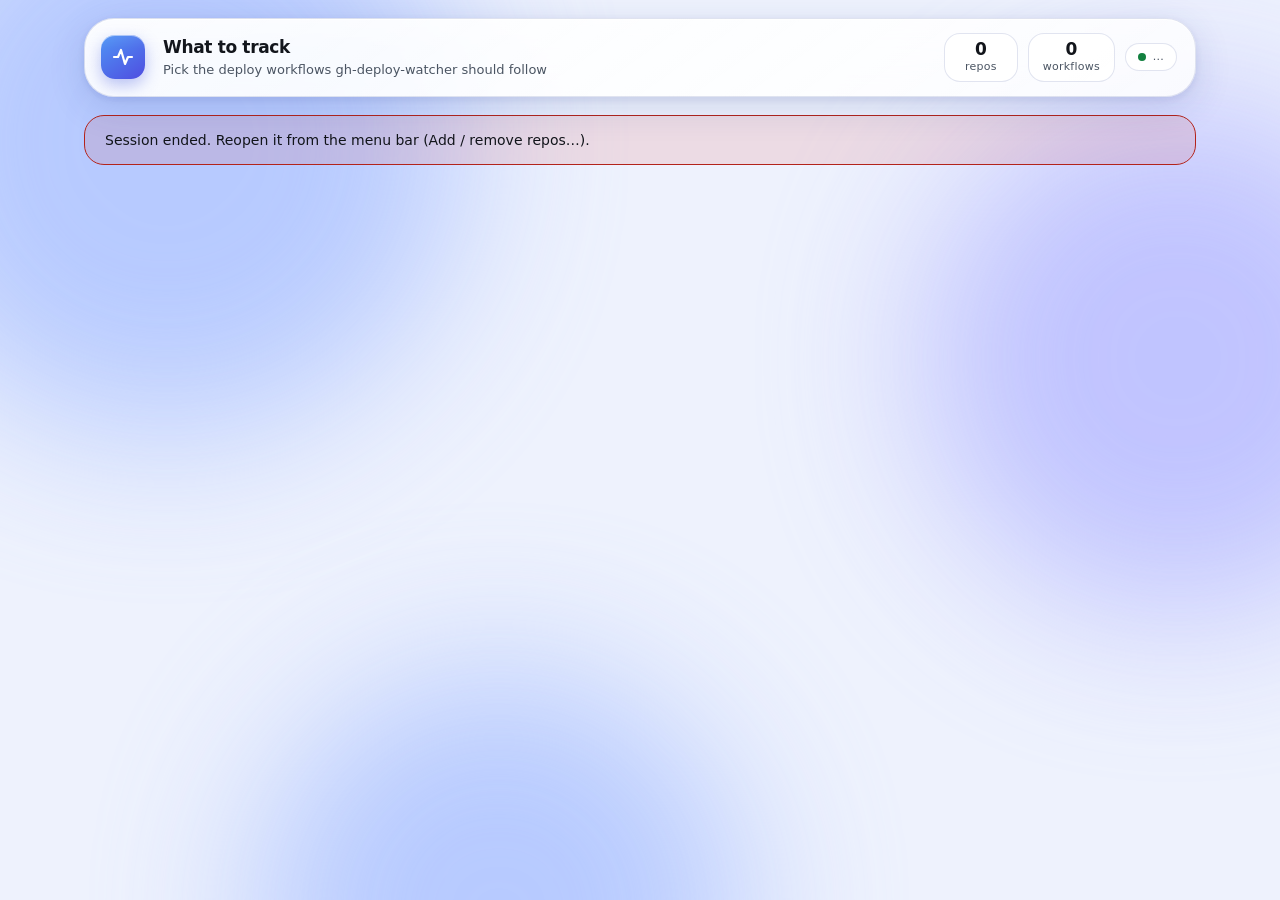
<file: gh_deploy_watcher/ui/index.html>
<!doctype html>
<html lang="en">
<head>
<meta charset="utf-8">
<meta name="viewport" content="width=device-width, initial-scale=1">
<meta name="color-scheme" content="light dark">
<title>gh-deploy-watcher - What to track</title>
<link rel="stylesheet" href="app.css">
<script src="app.js" defer></script>
</head>
<body>
<div class="bg" aria-hidden="true"><i></i><i></i><i></i></div>

<div class="wrap">
  <header class="glass">
    <div class="logo" aria-hidden="true">
      <svg viewBox="0 0 24 24" fill="none" stroke="currentColor" stroke-width="2.2" stroke-linecap="round" stroke-linejoin="round"><path d="M3 12h4l3-7 4 14 3-7h4"/></svg>
    </div>
    <div class="title"><h1>What to track</h1><p>Pick the deploy workflows gh-deploy-watcher should follow</p></div>
    <div class="stats">
      <div class="stat"><b id="st-repos">0</b><span>repos</span></div>
      <div class="stat"><b id="st-wf">0</b><span>workflows</span></div>
      <div class="stat who"><span class="pill"><span class="dot" aria-hidden="true"></span><span id="login">...</span></span></div>
    </div>
  </header>

  <div id="notice" class="notice-slot"></div>

  <main>
    <section class="glass panel" aria-labelledby="repos-h">
      <h2 id="repos-h">Repos <span id="count"></span></h2>
      <div class="search">
        <svg viewBox="0 0 20 20" fill="none" stroke="currentColor" stroke-width="2" stroke-linecap="round" aria-hidden="true"><circle cx="9" cy="9" r="6"/><path d="M14 14l4 4"/></svg>
        <input id="q" type="search" placeholder="Search repos" autocomplete="off" aria-label="Search repos">
      </div>
      <div class="repos" id="repos"></div>
    </section>

    <section class="glass panel" id="detail"></section>
  </main>
</div>

<footer class="glass">
  <div class="summary" id="summary" role="status" aria-live="polite"></div>
  <div class="btns">
    <button type="button" class="btn" id="cancel">Cancel</button>
    <button type="button" class="btn primary" id="save" disabled>Save</button>
    <button type="button" class="btn primary" id="done" hidden>Done</button>
  </div>
</footer>
</body>
</html>
</file>
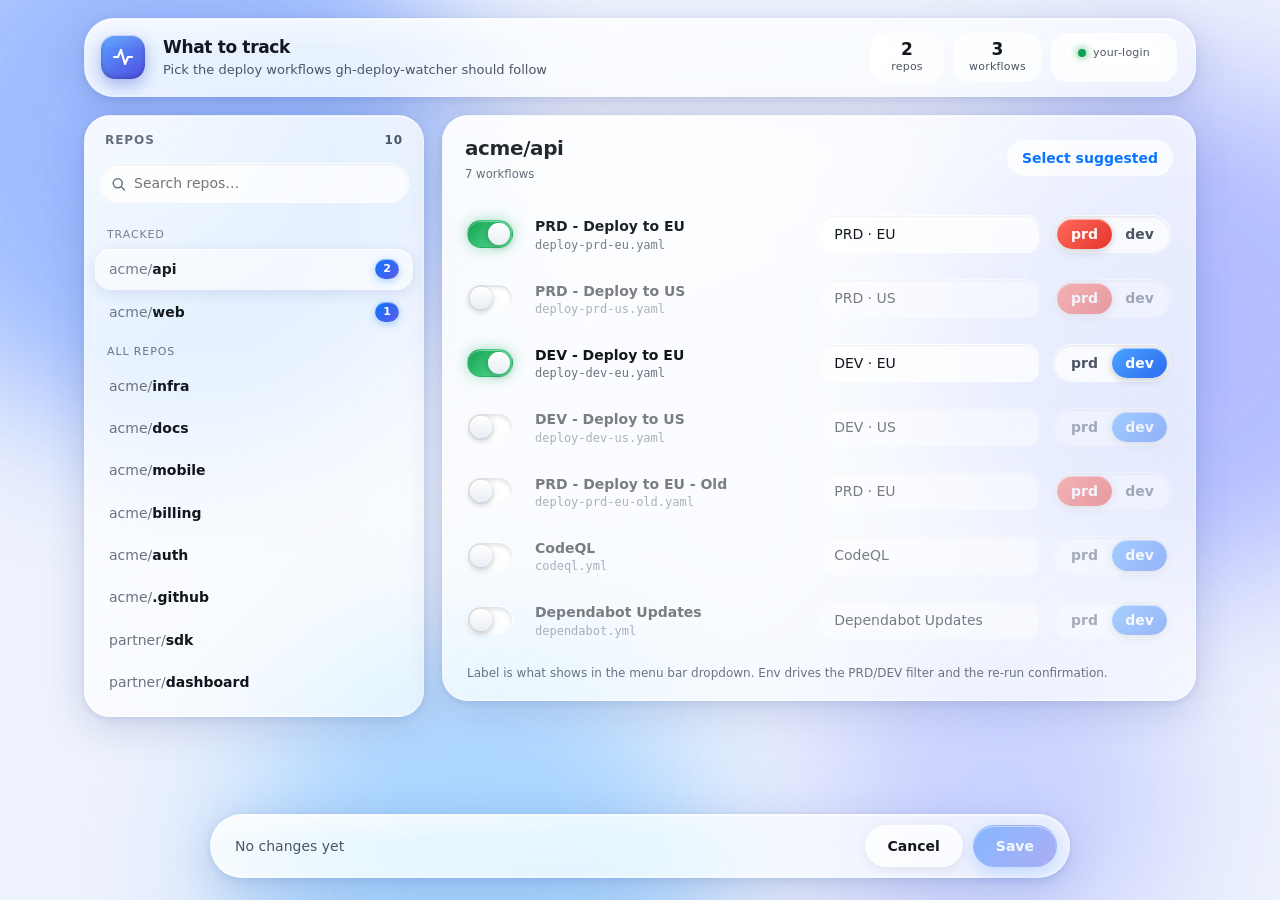
<file: docs/design/mockup-glass.html>
<!doctype html>
<html lang="en">
<head>
<meta charset="utf-8">
<meta name="viewport" content="width=device-width, initial-scale=1">
<title>gh-deploy-watcher · What to track (glass mockup)</title>
<style>
  :root {
    color-scheme: light dark;
    --text: #12151b; --muted: #4b5563; --faint: #6b7280;
    --glass-a: rgba(255,255,255,.84); --glass-b: rgba(255,255,255,.64);
    --glass-edge: rgba(255,255,255,.75); --glass-edge-soft: rgba(255,255,255,.28);
    --glass-shadow: 0 10px 40px rgba(40,60,140,.18), 0 2px 8px rgba(40,60,140,.10);
    --solid: #f2f4f8; --field: rgba(255,255,255,.78);
    --accent: #0a74ff; --accent-2: #5e5ce6; --ok: #12a150; --danger: #d92d20;
    --prd: #c0271d; --prd-bg: rgba(255,90,80,.16); --dev: #0a58d6; --dev-bg: rgba(10,116,255,.14);
    --row-hover: rgba(255,255,255,.35); --active: rgba(255,255,255,.60);
    --blob1: #8fb2ff; --blob2: #a9b4ff; --blob3: #9ccfff; --blob4: #c3ccff; --base: #eef2fd;
  }
  @media (prefers-color-scheme: dark) {
    :root {
      --text: #f2f4f8; --muted: #b5bcc9; --faint: #8b93a3;
      --glass-a: rgba(44,48,62,.82); --glass-b: rgba(24,27,38,.68);
      --glass-edge: rgba(255,255,255,.28); --glass-edge-soft: rgba(255,255,255,.08);
      --glass-shadow: 0 14px 44px rgba(0,0,0,.50), 0 2px 8px rgba(0,0,0,.30);
      --solid: #1b1e27; --field: rgba(255,255,255,.10);
      --accent: #4c9bff; --accent-2: #8a85ff; --ok: #3ddc84; --danger: #ff7a70;
      --prd: #ff9a90; --prd-bg: rgba(255,90,80,.20); --dev: #8ab8ff; --dev-bg: rgba(76,155,255,.20);
      --row-hover: rgba(255,255,255,.06); --active: rgba(255,255,255,.14);
      --blob1: #2a50c8; --blob2: #3b3fb8; --blob3: #1f5f9c; --blob4: #2e3f8f; --base: #0c0f17;
    }
  }
  * { box-sizing: border-box; }
  html, body { height: 100%; }
  body {
    margin: 0; color: var(--text); background: var(--base);
    font: 14px/1.45 -apple-system, BlinkMacSystemFont, "SF Pro Text", system-ui, sans-serif;
    -webkit-font-smoothing: antialiased;
  }
  /* Colourful field that the glass refracts. */
  .bg { position: fixed; inset: 0; overflow: hidden; z-index: 0; }
  .bg i { position: absolute; border-radius: 50%; filter: blur(70px); opacity: .85; animation: drift 26s ease-in-out infinite alternate; }
  .bg i:nth-child(1) { width: 46vmax; height: 46vmax; left: -10vmax; top: -12vmax; background: var(--blob1); }
  .bg i:nth-child(2) { width: 40vmax; height: 40vmax; right: -12vmax; top: 6vmax; background: var(--blob2); animation-delay: -8s; }
  .bg i:nth-child(3) { width: 38vmax; height: 38vmax; left: 18vmax; bottom: -18vmax; background: var(--blob3); animation-delay: -14s; }
  .bg i:nth-child(4) { width: 28vmax; height: 28vmax; right: 8vmax; bottom: -6vmax; background: var(--blob4); animation-delay: -4s; }
  @keyframes drift { to { transform: translate3d(5vmax, 3vmax, 0) scale(1.08); } }

  /* The glass material. */
  .glass {
    position: relative;
    background: linear-gradient(145deg, var(--glass-a), var(--glass-b));
    -webkit-backdrop-filter: blur(26px) saturate(185%); backdrop-filter: blur(26px) saturate(185%);
    border: 1px solid var(--glass-edge-soft);
    box-shadow: var(--glass-shadow),
                inset 0 1px 0 var(--glass-edge),
                inset 1px 0 0 var(--glass-edge-soft),
                inset 0 -1px 0 var(--glass-edge-soft);
    border-radius: 26px;
  }
  .glass::before { /* specular highlight in the top-left corner */
    content: ""; position: absolute; inset: 0; border-radius: inherit; pointer-events: none;
    background: radial-gradient(120% 70% at 8% 0%, rgba(255,255,255,.55), rgba(255,255,255,0) 55%);
    mix-blend-mode: soft-light; opacity: .9;
  }
  @media (prefers-color-scheme: dark) { .glass::before { opacity: .35; } }

  .wrap { position: relative; z-index: 1; max-width: 1160px; margin: 0 auto; padding: 18px 24px 120px; }

  header.glass { display: grid; grid-template-columns: auto 1fr auto; align-items: center; gap: 18px;
                 padding: 14px 18px 14px 16px; border-radius: 30px; margin-bottom: 18px; }
  .logo { width: 44px; height: 44px; border-radius: 14px; display: grid; place-items: center; color: #fff;
          background: linear-gradient(145deg, #5aa2ff, #4f4de0);
          box-shadow: inset 0 1px 0 rgba(255,255,255,.6), inset 0 -2px 4px rgba(0,0,0,.18), 0 6px 16px rgba(60,80,220,.40); }
  .logo svg { width: 24px; height: 24px; }
  .title h1 { font-size: 17px; margin: 0; font-weight: 700; letter-spacing: -.02em; }
  .title p { margin: 1px 0 0; color: var(--muted); font-size: 13px; }
  .stats { display: flex; gap: 10px; justify-content: flex-end; }
  .stat { display: flex; flex-direction: column; align-items: center; min-width: 74px; padding: 6px 14px; border-radius: 16px;
          background: var(--field); border: 1px solid var(--glass-edge-soft); box-shadow: inset 0 1px 0 var(--glass-edge); }
  .stat b { font-size: 17px; font-weight: 700; line-height: 1.1; font-variant-numeric: tabular-nums; }
  .stat span { font-size: 11px; color: var(--muted); letter-spacing: .02em; }
  .who { display: flex; align-items: center; gap: 10px; color: var(--muted); font-size: 13px; }
  .pill { display: inline-flex; align-items: center; gap: 7px; padding: 4px 11px; border-radius: 999px; background: var(--field);
          border: 1px solid var(--glass-edge-soft); }
  .dot { width: 8px; height: 8px; border-radius: 50%; background: var(--ok); box-shadow: 0 0 8px var(--ok); }

  main { display: grid; grid-template-columns: 340px 1fr; gap: 18px; align-items: start; }
  .panel { overflow: hidden; }
  .panel > h2 { margin: 0; padding: 16px 20px 6px; font-size: 12px; letter-spacing: .08em; text-transform: uppercase;
                color: var(--muted); display: flex; justify-content: space-between; }

  .search { padding: 8px 14px 10px; position: relative; }
  .search svg { position: absolute; left: 26px; top: 50%; transform: translateY(-50%); width: 15px; height: 15px; color: var(--faint); }
  .search input { width: 100%; padding: 9px 12px 9px 34px; border-radius: 999px; border: 1px solid var(--glass-edge-soft);
                  background: var(--field); color: var(--text); font: inherit;
                  box-shadow: inset 0 1px 2px rgba(0,0,0,.08); }
  input:focus-visible, button:focus-visible, .seg button:focus-visible, .switch:focus-visible {
    outline: 2px solid var(--accent); outline-offset: 2px; }

  .repos { max-height: 520px; overflow: auto; padding: 4px 10px 12px; }
  .group { padding: 10px 12px 4px; font-size: 11px; color: var(--faint); text-transform: uppercase; letter-spacing: .08em; }
  .repo { display: flex; align-items: center; justify-content: space-between; padding: 10px 14px; margin: 2px 0; border-radius: 16px;
          cursor: pointer; transition: background .15s, transform .15s; }
  .repo:hover { background: var(--row-hover); }
  .repo.active { background: var(--active); box-shadow: inset 0 1px 0 var(--glass-edge), 0 4px 14px rgba(40,60,140,.12); }
  .repo .org { color: var(--faint); font-weight: 400; } .repo .name { font-weight: 560; }
  .badge { font-size: 11px; font-weight: 650; min-width: 22px; text-align: center; padding: 2px 8px; border-radius: 999px;
           color: #fff; background: linear-gradient(135deg, var(--accent), var(--accent-2));
           box-shadow: inset 0 1px 0 rgba(255,255,255,.5), 0 2px 8px rgba(10,116,255,.35); }

  .head { padding: 18px 22px 14px; display: flex; justify-content: space-between; align-items: center; }
  .head h3 { margin: 0; font-size: 20px; letter-spacing: -.02em; }
  .head small { color: var(--muted); }
  .hint { margin: 0 18px 8px; padding: 10px 14px; border-radius: 16px; background: var(--dev-bg); color: var(--dev); font-size: 13px; }
  .error { margin: 0 18px 8px; padding: 10px 14px; border-radius: 16px; background: var(--prd-bg); color: var(--prd); display: none; }

  .rows { padding: 4px 12px 8px; }
  .row { display: grid; grid-template-columns: 54px 1.25fr 1fr 118px; gap: 14px; align-items: center; padding: 12px 12px; margin: 2px 0;
         border-radius: 18px; transition: background .15s, opacity .2s; }
  .row:hover { background: var(--row-hover); }
  .row.off .file, .row.off .label-in { opacity: .55; }
  .file { font-weight: 560; } .file small { display: block; color: var(--faint); font: 12px ui-monospace, SFMono-Regular, Menlo, monospace; margin-top: 1px; }
  .label-in { width: 100%; padding: 8px 12px; border-radius: 12px; border: 1px solid var(--glass-edge-soft); background: var(--field);
              color: var(--text); font: inherit; box-shadow: inset 0 1px 2px rgba(0,0,0,.06); }
  .label-in:disabled { cursor: not-allowed; }

  /* Toggle switch (glass track + bright thumb). */
  .switch { appearance: none; -webkit-appearance: none; width: 46px; height: 28px; border-radius: 999px; position: relative; cursor: pointer;
            background: var(--field); border: 1px solid var(--glass-edge-soft);
            box-shadow: inset 0 2px 4px rgba(0,0,0,.14); transition: background .2s; margin: 0; }
  .switch::after { content: ""; position: absolute; top: 2px; left: 2px; width: 22px; height: 22px; border-radius: 50%;
                   background: linear-gradient(#fff, #e9edf5); box-shadow: 0 2px 6px rgba(0,0,0,.28), inset 0 1px 0 #fff;
                   transition: transform .22s cubic-bezier(.3,1.4,.5,1); }
  .switch:checked { background: linear-gradient(135deg, var(--ok), #5fe39a); border-color: transparent;
                    box-shadow: inset 0 1px 0 rgba(255,255,255,.4), 0 0 14px rgba(18,161,80,.35); }
  .switch:checked::after { transform: translateX(18px); }

  /* Segmented control. */
  .seg { display: inline-grid; grid-template-columns: 1fr 1fr; padding: 3px; border-radius: 999px; background: var(--field);
         border: 1px solid var(--glass-edge-soft); box-shadow: inset 0 1px 3px rgba(0,0,0,.10); width: 100%; }
  .seg button { border: 0; background: transparent; color: var(--muted); font: inherit; font-weight: 600; padding: 5px 0; border-radius: 999px;
                cursor: pointer; transition: all .18s; }
  .seg button.on { color: #fff; box-shadow: inset 0 1px 0 rgba(255,255,255,.5), 0 2px 8px rgba(0,0,0,.2); }
  .seg button.on[data-v=prd] { background: linear-gradient(135deg, #ff6b5e, #e5352a); }
  .seg button.on[data-v=dev] { background: linear-gradient(135deg, #4aa3ff, #2d6bf0); }
  .seg.disabled { opacity: .45; pointer-events: none; }

  .legend { padding: 4px 24px 18px; color: var(--faint); font-size: 12px; }

  /* Floating action bar. */
  footer.glass { position: fixed; z-index: 2; left: 50%; bottom: 22px; transform: translateX(-50%); width: min(860px, calc(100% - 40px));
                 display: flex; align-items: center; justify-content: space-between; padding: 10px 12px 10px 24px; border-radius: 999px; }
  .summary { color: var(--muted); } .plus { color: var(--ok); } .minus { color: var(--danger); } .summary b { font-weight: 650; }
  .btns { display: flex; gap: 10px; }
  button.btn { font: inherit; font-weight: 600; padding: 10px 22px; border-radius: 999px; cursor: pointer; color: var(--text);
               background: var(--field); border: 1px solid var(--glass-edge-soft);
               box-shadow: inset 0 1px 0 var(--glass-edge), 0 2px 8px rgba(0,0,0,.08); transition: transform .12s, box-shadow .12s; }
  button.btn:hover { transform: translateY(-1px); }
  button.btn.primary { color: #fff; border-color: transparent; background: linear-gradient(135deg, var(--accent), var(--accent-2));
                       box-shadow: inset 0 1px 0 rgba(255,255,255,.55), 0 6px 18px rgba(10,116,255,.40); }
  button.btn:disabled { opacity: .45; cursor: default; transform: none; }
  button.ghost { font: inherit; font-weight: 600; padding: 7px 14px; border-radius: 999px; cursor: pointer; color: var(--accent);
                 background: var(--field); border: 1px solid var(--glass-edge-soft); }
  .empty { padding: 36px 16px; text-align: center; color: var(--muted); }

  @media (max-width: 860px) { main { grid-template-columns: 1fr; } .row { grid-template-columns: 54px 1fr; } }
  @media (prefers-reduced-motion: reduce) { .bg i { animation: none; } * { transition: none !important; } }
  @media (prefers-reduced-transparency: reduce) {
    .glass { background: var(--solid); -webkit-backdrop-filter: none; backdrop-filter: none; }
    .glass::before { display: none; }
  }
</style>
</head>
<body>
<div class="bg" aria-hidden="true"><i></i><i></i><i></i><i></i></div>

<div class="wrap">
  <header class="glass">
    <div class="logo" aria-hidden="true">
      <svg viewBox="0 0 24 24" fill="none" stroke="currentColor" stroke-width="2.2" stroke-linecap="round" stroke-linejoin="round"><path d="M3 12h4l3-7 4 14 3-7h4"/></svg>
    </div>
    <div class="title"><h1>What to track</h1><p>Pick the deploy workflows gh-deploy-watcher should follow</p></div>
    <div class="stats">
      <div class="stat"><b id="st-repos">0</b><span>repos</span></div>
      <div class="stat"><b id="st-wf">0</b><span>workflows</span></div>
      <div class="stat who"><span class="pill"><span class="dot"></span> your-login</span></div>
    </div>
  </header>

  <main>
    <section class="glass panel">
      <h2>Repos <span id="count"></span></h2>
      <div class="search">
        <svg viewBox="0 0 20 20" fill="none" stroke="currentColor" stroke-width="2" stroke-linecap="round"><circle cx="9" cy="9" r="6"/><path d="M14 14l4 4"/></svg>
        <input id="q" placeholder="Search repos…" autocomplete="off" aria-label="Search repos">
      </div>
      <div class="repos" id="repos"></div>
    </section>

    <section class="glass panel" id="detail"></section>
  </main>
</div>

<footer class="glass">
  <div class="summary" id="summary"></div>
  <div class="btns"><button class="btn" id="cancel">Cancel</button><button class="btn primary" id="save">Save</button></div>
</footer>

<script>
  // Fake data: nothing here is real.
  const repos = [
    { name: "acme/api", tracked: ["deploy-prd-eu.yaml", "deploy-dev-eu.yaml"] },
    { name: "acme/web", tracked: ["deploy-prd-eu.yaml"] },
    { name: "acme/infra", tracked: [] }, { name: "acme/docs", tracked: [] },
    { name: "acme/mobile", tracked: [] }, { name: "acme/billing", tracked: [] },
    { name: "acme/auth", tracked: [] }, { name: "acme/.github", tracked: [] },
    { name: "partner/sdk", tracked: [] }, { name: "partner/dashboard", tracked: [] },
  ];
  const WF = [
    { file: "deploy-prd-eu.yaml", name: "PRD - Deploy to EU", env: "prd", label: "PRD · EU", deploy: true },
    { file: "deploy-prd-us.yaml", name: "PRD - Deploy to US", env: "prd", label: "PRD · US", deploy: true },
    { file: "deploy-dev-eu.yaml", name: "DEV - Deploy to EU", env: "dev", label: "DEV · EU", deploy: true },
    { file: "deploy-dev-us.yaml", name: "DEV - Deploy to US", env: "dev", label: "DEV · US", deploy: true },
    { file: "deploy-prd-eu-old.yaml", name: "PRD - Deploy to EU - Old", env: "prd", label: "PRD · EU", deploy: false },
    { file: "codeql.yml", name: "CodeQL", env: "dev", label: "CodeQL", deploy: false },
    { file: "dependabot.yml", name: "Dependabot Updates", env: "dev", label: "Dependabot Updates", deploy: false },
  ];
  const initial = {}, state = {};
  repos.forEach(r => { initial[r.name] = new Set(r.tracked); });
  function ensure(repo) {
    if (state[repo]) return state[repo];
    const s = {};
    WF.forEach(w => { s[w.file] = { on: initial[repo].has(w.file), env: w.env, label: w.label }; });
    return (state[repo] = s);
  }
  repos.forEach(r => ensure(r.name));
  let current = "acme/api";

  const $ = id => document.getElementById(id);
  const tracked = repo => Object.values(state[repo]).filter(x => x.on).length;
  const esc = s => s.replace(/[&<>"']/g, c => ({ "&": "&amp;", "<": "&lt;", ">": "&gt;", '"': "&quot;", "'": "&#39;" }[c]));

  function renderRepos() {
    const q = $("q").value.trim().toLowerCase();
    const list = repos.filter(r => r.name.toLowerCase().includes(q));
    const yes = list.filter(r => tracked(r.name) > 0), no = list.filter(r => tracked(r.name) === 0);
    const item = r => {
      const [org, nm] = r.name.split("/"), n = tracked(r.name);
      return `<div class="repo ${r.name === current ? "active" : ""}" data-repo="${esc(r.name)}" tabindex="0" role="button">
        <span class="name"><span class="org">${esc(org)}/</span>${esc(nm)}</span>${n ? `<span class="badge">${n}</span>` : ""}</div>`;
    };
    $("repos").innerHTML = (yes.length ? `<div class="group">Tracked</div>${yes.map(item).join("")}` : "") +
      (no.length ? `<div class="group">All repos</div>${no.map(item).join("")}` : "") +
      (!list.length ? `<div class="empty">No repos match “${esc(q)}”.</div>` : "");
    $("count").textContent = repos.length;
    document.querySelectorAll(".repo").forEach(el => {
      const go = () => { current = el.dataset.repo; render(); };
      el.onclick = go; el.onkeydown = e => { if (e.key === "Enter" || e.key === " ") { e.preventDefault(); go(); } };
    });
  }

  function renderDetail() {
    const s = ensure(current), isNew = initial[current].size === 0 && tracked(current) === 0;
    const rows = WF.map(w => {
      const st = s[w.file];
      return `<div class="row ${st.on ? "" : "off"}" data-file="${w.file}">
        <input class="switch" type="checkbox" role="switch" ${st.on ? "checked" : ""} aria-label="Track ${esc(w.name)}">
        <div class="file">${esc(w.name)}<small>${esc(w.file)}</small></div>
        <input class="label-in" type="text" value="${esc(st.label)}" ${st.on ? "" : "disabled"} aria-label="Label">
        <div class="seg ${st.on ? "" : "disabled"}" role="group" aria-label="Environment">
          <button data-v="prd" class="${st.env === "prd" ? "on" : ""}">prd</button>
          <button data-v="dev" class="${st.env === "dev" ? "on" : ""}">dev</button></div></div>`;
    }).join("");
    $("detail").innerHTML = `
      <div class="head"><div><h3>${esc(current)}</h3><small>${WF.length} workflows</small></div>
        <button class="ghost" id="suggested">Select suggested</button></div>
      ${isNew ? `<div class="hint">Workflows with “deploy” in the name are suggested. Nothing is saved until you press Save.</div>` : ""}
      <div class="error" id="err">Could not load workflows for this repo. <a href="#">Retry</a></div>
      <div class="rows">${rows}</div>
      <div class="legend">Label is what shows in the menu bar dropdown. Env drives the PRD/DEV filter and the re-run confirmation.</div>`;
    document.querySelectorAll(".row").forEach(row => {
      const f = row.dataset.file, st = s[f];
      row.querySelector(".switch").onchange = e => { st.on = e.target.checked; render(); };
      row.querySelector(".label-in").oninput = e => { st.label = e.target.value; };
      row.querySelectorAll(".seg button").forEach(b => b.onclick = () => { st.env = b.dataset.v; render(); });
    });
    $("suggested").onclick = () => { WF.forEach(w => { s[w.file].on = w.deploy; }); render(); };
  }

  function summary() {
    let add = 0, rem = 0;
    repos.forEach(r => WF.forEach(w => {
      const was = initial[r.name].has(w.file), now = state[r.name][w.file].on;
      if (now && !was) add++; if (!now && was) rem++;
    }));
    $("summary").innerHTML = add || rem ? `Changes: <b class="plus">+${add}</b> added · <b class="minus">−${rem}</b> removed` : "No changes yet";
    $("save").disabled = !(add || rem);
    $("st-repos").textContent = repos.filter(r => tracked(r.name) > 0).length;
    $("st-wf").textContent = repos.reduce((n, r) => n + tracked(r.name), 0);
  }
  function render() { renderRepos(); renderDetail(); summary(); }
  $("q").oninput = renderRepos;
  $("cancel").onclick = () => alert("Mockup: Cancel closes the page and writes nothing.");
  $("save").onclick = () => alert("Mockup: Save writes config.json atomically, then offers Done.");
  render();
</script>
</body>
</html>
</file>
<file: gh_deploy_watcher/ui/app.css>
/* Selection UI. Blue/indigo palette, mostly opaque glass, light and dark. */
:root {
  color-scheme: light dark;
  --text: #12151b; --muted: #4b5563; --faint: #5f6877;
  --glass-a: rgba(255,255,255,.93); --glass-b: rgba(255,255,255,.84);
  --glass-edge: rgba(255,255,255,.85); --glass-edge-soft: rgba(70,90,160,.16);
  --glass-shadow: 0 10px 36px rgba(40,60,140,.16), 0 2px 8px rgba(40,60,140,.09);
  --solid: #f2f4f8; --field: rgba(255,255,255,.90); --field-solid: #ffffff;
  --accent: #0a62e0; --accent-2: #4f4de0; --ok: #12803f; --danger: #c42a1f;
  --prd: #b3231a; --prd-bg: rgba(220,60,50,.12); --dev: #0a52c0; --dev-bg: rgba(10,98,224,.11);
  --row-hover: rgba(70,100,200,.07); --active: rgba(70,100,220,.14);
  --blob1: #a9c0ff; --blob2: #b5b8ff; --base: #eef2fd;
}
@media (prefers-color-scheme: dark) {
  :root {
    --text: #f2f4f8; --muted: #b5bcc9; --faint: #98a0b0;
    --glass-a: rgba(36,40,56,.94); --glass-b: rgba(24,27,40,.88);
    --glass-edge: rgba(255,255,255,.22); --glass-edge-soft: rgba(255,255,255,.10);
    --glass-shadow: 0 14px 40px rgba(0,0,0,.50), 0 2px 8px rgba(0,0,0,.30);
    --solid: #1b1e27; --field: rgba(255,255,255,.09); --field-solid: #2a2f3d;
    --accent: #5aa2ff; --accent-2: #8a85ff; --ok: #3ddc84; --danger: #ff8a80;
    --prd: #ffa59c; --prd-bg: rgba(255,90,80,.20); --dev: #9ac4ff; --dev-bg: rgba(76,155,255,.20);
    --row-hover: rgba(255,255,255,.06); --active: rgba(120,150,255,.18);
    --blob1: #26409c; --blob2: #35379a; --base: #0c0f17;
  }
}
* { box-sizing: border-box; }
[hidden] { display: none !important; }
html, body { height: 100%; }
body {
  margin: 0; color: var(--text); background: var(--base);
  font: 14px/1.45 -apple-system, BlinkMacSystemFont, "SF Pro Text", system-ui, sans-serif;
  -webkit-font-smoothing: antialiased;
}

/* Soft blue/indigo field behind the glass. */
.bg { position: fixed; inset: 0; overflow: hidden; z-index: 0; }
.bg i { position: absolute; border-radius: 50%; filter: blur(80px); opacity: .8; animation: drift 30s ease-in-out infinite alternate; }
.bg i:nth-child(1) { width: 46vmax; height: 46vmax; left: -10vmax; top: -12vmax; background: var(--blob1); }
.bg i:nth-child(2) { width: 40vmax; height: 40vmax; right: -12vmax; top: 8vmax; background: var(--blob2); animation-delay: -10s; }
.bg i:nth-child(3) { width: 38vmax; height: 38vmax; left: 20vmax; bottom: -20vmax; background: var(--blob1); animation-delay: -16s; }
@keyframes drift { to { transform: translate3d(5vmax, 3vmax, 0) scale(1.06); } }

.glass {
  position: relative;
  background: linear-gradient(145deg, var(--glass-a), var(--glass-b));
  -webkit-backdrop-filter: blur(20px) saturate(140%); backdrop-filter: blur(20px) saturate(140%);
  border: 1px solid var(--glass-edge-soft);
  box-shadow: var(--glass-shadow), inset 0 1px 0 var(--glass-edge);
  border-radius: 26px;
}
.glass::before {
  content: ""; position: absolute; inset: 0; border-radius: inherit; pointer-events: none;
  background: radial-gradient(120% 70% at 8% 0%, rgba(255,255,255,.40), rgba(255,255,255,0) 55%);
  mix-blend-mode: soft-light; opacity: .8;
}
@media (prefers-color-scheme: dark) { .glass::before { opacity: .25; } }

.wrap { position: relative; z-index: 1; max-width: 1160px; margin: 0 auto; padding: 18px 24px 110px; }

header.glass { display: grid; grid-template-columns: auto 1fr auto; align-items: center; gap: 18px;
               padding: 14px 18px 14px 16px; border-radius: 30px; margin-bottom: 18px; }
.logo { width: 44px; height: 44px; border-radius: 14px; display: grid; place-items: center; color: #fff;
        background: linear-gradient(145deg, #4f95f5, #4f4de0);
        box-shadow: inset 0 1px 0 rgba(255,255,255,.5), 0 6px 16px rgba(60,80,220,.35); }
.logo svg { width: 24px; height: 24px; }
.title h1 { font-size: 17px; margin: 0; font-weight: 700; letter-spacing: -.02em; }
.title p { margin: 1px 0 0; color: var(--muted); font-size: 13px; }
.stats { display: flex; gap: 10px; justify-content: flex-end; align-items: center; }
.stat { display: flex; flex-direction: column; align-items: center; min-width: 74px; padding: 6px 14px; border-radius: 16px;
        background: var(--field); border: 1px solid var(--glass-edge-soft); }
.stat b { font-size: 17px; font-weight: 700; line-height: 1.1; font-variant-numeric: tabular-nums; }
.stat span { font-size: 11px; color: var(--muted); letter-spacing: .02em; }
.stat.who { background: none; border: 0; min-width: 0; padding: 0; color: var(--muted); font-size: 13px; }
.pill { display: inline-flex; align-items: center; gap: 7px; padding: 5px 12px; border-radius: 999px; background: var(--field);
        border: 1px solid var(--glass-edge-soft); font-size: 13px; color: var(--text); }
.dot { width: 8px; height: 8px; border-radius: 50%; background: var(--ok); }

main { display: grid; grid-template-columns: 340px 1fr; gap: 18px; align-items: start; }
.panel { overflow: hidden; }
.panel > h2 { margin: 0; padding: 16px 20px 6px; font-size: 12px; letter-spacing: .08em; text-transform: uppercase;
              color: var(--muted); display: flex; justify-content: space-between; }

.search { padding: 8px 14px 10px; position: relative; }
.search svg { position: absolute; left: 26px; top: 50%; transform: translateY(-50%); width: 15px; height: 15px; color: var(--faint); }
.search input { width: 100%; padding: 9px 12px 9px 34px; border-radius: 999px; border: 1px solid var(--glass-edge-soft);
                background: var(--field); color: var(--text); font: inherit; }
input:focus-visible, button:focus-visible, a:focus-visible, .switch:focus-visible {
  outline: 2px solid var(--accent); outline-offset: 2px; }

.repos { max-height: 520px; overflow: auto; padding: 4px 10px 12px; }
.group { padding: 10px 12px 4px; font-size: 11px; color: var(--faint); text-transform: uppercase; letter-spacing: .08em; }
button.repo { display: flex; width: 100%; align-items: center; justify-content: space-between; gap: 10px; padding: 10px 14px; margin: 2px 0;
              border-radius: 16px; border: 0; background: transparent; color: var(--text); font: inherit; text-align: left;
              cursor: pointer; transition: background .15s; }
button.repo:hover { background: var(--row-hover); }
button.repo.active { background: var(--active); }
.repo .label { min-width: 0; overflow-wrap: anywhere; }
.repo .org { color: var(--faint); font-weight: 400; } .repo .name { font-weight: 560; }
.badge { font-size: 11px; font-weight: 650; min-width: 22px; text-align: center; padding: 2px 8px; border-radius: 999px;
         color: #fff; background: linear-gradient(135deg, var(--accent), var(--accent-2)); }

.head { padding: 18px 22px 14px; display: flex; justify-content: space-between; align-items: center; gap: 12px; }
.head h3 { margin: 0; font-size: 20px; letter-spacing: -.02em; overflow-wrap: anywhere; }
.head small { color: var(--muted); }
.hint { margin: 0 18px 8px; padding: 10px 14px; border-radius: 16px; background: var(--dev-bg); color: var(--dev); font-size: 13px; }

.rows { padding: 4px 12px 8px; }
.row { display: grid; grid-template-columns: 54px 1.25fr 1fr 118px; gap: 14px; align-items: center; padding: 12px 12px; margin: 2px 0;
       border-radius: 18px; transition: background .15s; }
.row:hover { background: var(--row-hover); }
.row.off .file, .row.off .label-in, .row.off .seg { opacity: .55; }
.row.dim .file { opacity: .5; }
.file { font-weight: 560; overflow-wrap: anywhere; }
.file small { display: block; color: var(--faint); font: 12px ui-monospace, SFMono-Regular, Menlo, monospace; margin-top: 1px; }
.tag { display: inline-block; margin-left: 6px; padding: 0 7px; border-radius: 999px; font-size: 11px; font-weight: 600;
       background: var(--prd-bg); color: var(--prd); }
.label-in { width: 100%; padding: 8px 12px; border-radius: 12px; border: 1px solid var(--glass-edge-soft); background: var(--field);
            color: var(--text); font: inherit; }
.label-in:disabled { cursor: not-allowed; }

.switch { appearance: none; -webkit-appearance: none; width: 46px; height: 28px; border-radius: 999px; position: relative; cursor: pointer;
          background: var(--field); border: 1px solid var(--glass-edge-soft); transition: background .2s; margin: 0; }
.switch::after { content: ""; position: absolute; top: 2px; left: 2px; width: 22px; height: 22px; border-radius: 50%;
                 background: #fff; box-shadow: 0 2px 5px rgba(0,0,0,.30); transition: transform .2s; }
.switch:checked { background: linear-gradient(135deg, var(--accent), var(--accent-2)); border-color: transparent; }
.switch:checked::after { transform: translateX(18px); }

.seg { display: inline-grid; grid-template-columns: 1fr 1fr; padding: 3px; border-radius: 999px; background: var(--field);
       border: 1px solid var(--glass-edge-soft); width: 100%; }
.seg button { border: 0; background: transparent; color: var(--muted); font: inherit; font-weight: 600; padding: 5px 0; border-radius: 999px;
              cursor: pointer; transition: background .15s; }
.seg button:disabled { cursor: not-allowed; }
.seg button.on { color: #fff; }
.seg button.on[data-v=prd] { background: linear-gradient(135deg, #e5483c, #b3231a); }
.seg button.on[data-v=dev] { background: linear-gradient(135deg, #3d8bf2, #2d5fe0); }

.legend { padding: 4px 24px 18px; color: var(--faint); font-size: 12px; }

footer.glass { position: fixed; z-index: 2; right: 22px; bottom: 22px; max-width: min(360px, calc(100% - 44px));
               display: flex; flex-direction: column; align-items: flex-end; gap: 8px; padding: 10px 12px; border-radius: 18px; }
#summary { font-size: 12.5px; text-align: right; overflow-wrap: anywhere; }
#summary:empty { display: none; }
.summary { color: var(--muted); } .plus { color: var(--ok); } .minus { color: var(--danger); } .summary b { font-weight: 650; }
.btns { display: flex; gap: 8px; justify-content: flex-end; }
button.btn { font: inherit; font-weight: 600; padding: 7px 16px; font-size: 13px; border-radius: 999px; cursor: pointer; color: var(--text);
             background: var(--field); border: 1px solid var(--glass-edge-soft); }
button.btn:hover { border-color: var(--accent); }
button.btn.primary { color: #fff; border-color: transparent; background: linear-gradient(135deg, var(--accent), var(--accent-2)); }
button.btn:disabled { opacity: .5; cursor: default; border-color: var(--glass-edge-soft); }
button.ghost { font: inherit; font-weight: 600; padding: 7px 14px; border-radius: 999px; cursor: pointer; color: var(--accent);
               background: var(--field); border: 1px solid var(--glass-edge-soft); white-space: nowrap; }
button.ghost:disabled { opacity: .5; cursor: default; }
.empty { padding: 36px 16px; text-align: center; color: var(--muted); }

/* Notices (not signed in, conflict, validation, closed). */
.notice-slot:empty { display: none; }
.notice { margin: 0 0 18px; padding: 14px 20px; border-radius: 20px; display: flex; flex-wrap: wrap; align-items: center; gap: 10px 14px;
          background: var(--dev-bg); color: var(--text); border: 1px solid var(--glass-edge-soft); }
.notice.error { background: var(--prd-bg); border-color: var(--prd); }
.notice p { margin: 0; flex: 1 1 260px; }
.notice code, .inline-note code { font: 13px ui-monospace, SFMono-Regular, Menlo, monospace; padding: 1px 6px; border-radius: 6px; background: var(--field); }
.inline-note { margin: 0 18px 8px; padding: 12px 14px; border-radius: 16px; background: var(--prd-bg); color: var(--text);
               display: flex; flex-wrap: wrap; align-items: center; gap: 8px 12px; }
.inline-note p { margin: 0; flex: 1 1 200px; }

/* Indeterminate progress. */
.progress { margin: 22px 20px; text-align: center; color: var(--muted); }
.progress .bar { height: 4px; border-radius: 4px; margin: 10px auto 0; max-width: 220px; overflow: hidden; background: var(--field); }
.progress .bar::after { content: ""; display: block; height: 100%; width: 40%; border-radius: 4px;
                        background: linear-gradient(90deg, var(--accent), var(--accent-2)); animation: slide 1.2s ease-in-out infinite alternate; }
@keyframes slide { from { transform: translateX(0); } to { transform: translateX(150%); } }

/* Session over (invalid, or closed after Done / Cancel). */
body.over main, body.over footer { display: none; }

@media (max-width: 860px) {
  main { grid-template-columns: 1fr; }
  .row { grid-template-columns: 54px 1fr; }
  header.glass { grid-template-columns: auto 1fr; }
  footer.glass { left: 20px; right: 20px; max-width: none; }
  .stats { grid-column: 1 / -1; justify-content: flex-start; }
}
@media (prefers-reduced-motion: reduce) {
  .bg i, .progress .bar::after { animation: none; }
  .progress .bar::after { width: 100%; }
  * { transition: none !important; }
}
@media (prefers-reduced-transparency: reduce) {
  :root { --field: var(--field-solid); }
  .glass { background: var(--solid); -webkit-backdrop-filter: none; backdrop-filter: none; }
  .glass::before { display: none; }
  .bg { display: none; }
}
</file>
